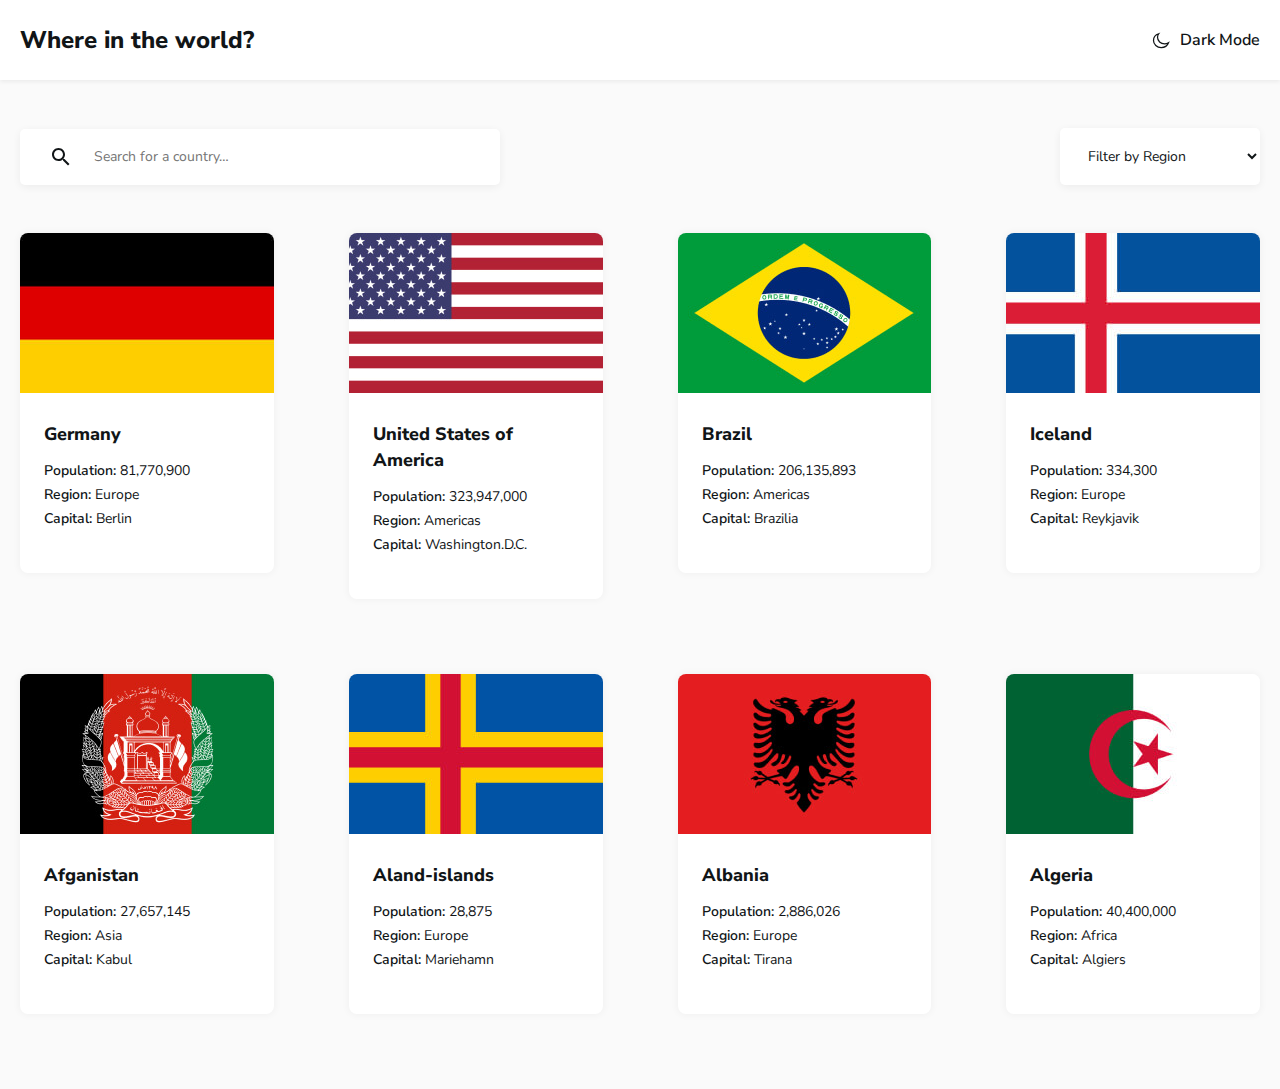
<file: index.html>
<!DOCTYPE html>
<html lang="en">

<head>
  <meta charset="UTF-8">
  <meta http-equiv="X-UA-Compatible" content="IE=edge">
  <meta name="viewport" content="width=device-width, initial-scale=1.0">
  <title>Countries</title>

  <!--Fonts-->
  <link rel="preconnect" href="https://fonts.googleapis.com">
  <link rel="preconnect" href="https://fonts.gstatic.com" crossorigin>
  <link href="https://fonts.googleapis.com/css2?family=Nunito+Sans:wght@300;400;600;800&display=swap" rel="stylesheet">

  <!-- Stylesheets -->
  <link rel="stylesheet" href="css/normalize.css">
  <link rel="stylesheet" href="css/styles.css">
</head>

<body>

  <header class="site-header">
    <div class="site-header-container container">
      <a class="site-header-logo" href="index.html">Where in the world?</a>

      <button class="site-header-theme-toggler" type="button">
        <span class="site-heaeder-theme-toggler-inner">

          <svg class="site-header-moon-icon" xmlns="http://www.w3.org/2000/svg" width="20" height="20"><path fill="#fff" fill-rule="evenodd" stroke="currentColor" stroke-width="1.25" d="M13.553 13.815c-3.884 0-7.034-2.887-7.034-6.447 0-1.343.448-2.586 1.212-3.618-3.04.945-5.231 3.581-5.231 6.688 0 3.9 3.45 7.062 7.704 7.062 3.389 0 6.266-2.007 7.296-4.796a7.458 7.458 0 0 1-3.947 1.111Z" clip-rule="evenodd"/></svg>

          <span class="site-header-theme-toggler-text">Dark Mode</span>
        </span>
      </button>
    </div>
  </header>

  <main class="main-content">
    <div class="container">

      <section>
        <!-- <h2>Filters</h2> -->
        <form class="filters" action="https://echo.htmlacademy.ru" method="get">
          <div class="filters-serch-wrapper">
            <svg class="serch-icon-img" xmlns="http://www.w3.org/2000/svg" width="18" height="18" fill="none"><path fill="currentColor" fill-rule="evenodd" d="M12.5 11h-.8l-.3-.3c1-1.1 1.6-2.6 1.6-4.2C13 2.9 10.1 0 6.5 0S0 2.9 0 6.5 2.9 13 6.5 13c1.6 0 3.1-.6 4.2-1.6l.3.3v.8l5 5 1.5-1.5-5-5Zm-6 0C4 11 2 9 2 6.5S4 2 6.5 2 11 4 11 6.5 9 11 6.5 11Z" clip-rule="evenodd"/></svg>
            <input class="filters-search-input" type="search" name="search" placeholder="Search for a country…" aria-label="Country name" required>
          </div>

          <select class="filters-region-select" name="region" aria-label="regions">
            <option selected disabled>Filter by Region</option>
            <option>Africa</option>
            <option>America</option>
            <option>Asia</option>
            <option>Europe</option>
            <option>Oceania</option>
          </select>
        </form>
      </section>

      <!-- INDEX COUNTRIES -->
      <section class="index-countries">
        <!-- Countries list -->
        <ul class="index-countries-list">
          <li class="index-countries-item">
            <div class="index-country">
              <img class="index-country-flag" src="img/flag-germany.jpg" alt="flag" width="264" height="160" srcset="img/flag-germany.jpg 1x, img/flag-germany@2x.jpg 2x">

              <div class="index-country-info">
                <h3 class="index-country-name"><a class="index-country-name-link" href="country.html">Germany</a></h3>
                <dl class="index-country-details">

                  <div class="index-country-details-item">
                    <dt class="index-country-details-title">Population:</dt>
                    <dd class="index-country-details-value">81,770,900</dd>
                  </div>
                  <div class="index-country-details-item">
                    <dt class="index-country-details-title">Region:</dt>
                    <dd class="index-country-details-value">Europe</dd>
                  </div>
                  <div class="index-country-details-item">
                    <dt class="index-country-details-title">Capital:</dt>
                    <dd class="index-country-details-value">Berlin</dd>
                  </div>

                </dl>
              </div>

            </div>
          </li>


          <li class="index-countries-item">
            <div class="index-country">
              <img class="index-country-flag" src="img/flag-usa.jpg" alt="flag" width="264" height="160" srcset="img/flag-usa.jpg 1x, img/flag-usa@2x.jpg 2x">

              <div class="index-country-info">
                <h3 class="index-country-name"><a class="index-country-name-link" href="country.html">United States of America</a></h3>
                <dl class="index-country-details">

                  <div class="index-country-details-item">
                    <dt class="index-country-details-title">Population:</dt>
                    <dd class="index-country-details-value">323,947,000</dd>
                  </div>
                  <div class="index-country-details-item">
                    <dt class="index-country-details-title">Region:</dt>
                    <dd class="index-country-details-value">Americas</dd>
                  </div>
                  <div class="index-country-details-item">
                    <dt class="index-country-details-title">Capital:</dt>
                    <dd class="index-country-details-value">Washington.D.C.</dd>
                  </div>

                </dl>
              </div>

            </div>
          </li>

          <li class="index-countries-item">
            <div class="index-country">
              <img class="index-country-flag" src="img/flag-brazil.jpg" alt="flag" width="264" height="160" srcset="img/flag-brazil.jpg 1x, img/flag-brazil@2x.jpg 2x">

              <div class="index-country-info">
                <h3 class="index-country-name"><a class="index-country-name-link" href="country.html">Brazil</a></h3>
                <dl class="index-country-details">

                  <div class="index-country-details-item">
                    <dt class="index-country-details-title">Population:</dt>
                    <dd class="index-country-details-value">206,135,893</dd>
                  </div>
                  <div class="index-country-details-item">
                    <dt class="index-country-details-title">Region:</dt>
                    <dd class="index-country-details-value">Americas</dd>
                  </div>
                  <div class="index-country-details-item">
                    <dt class="index-country-details-title">Capital:</dt>
                    <dd class="index-country-details-value">Brazilia</dd>
                  </div>

                </dl>
              </div>

            </div>
          </li>

          <li class="index-countries-item">
            <div class="index-country">
              <img class="index-country-flag" src="img/Iceland.jpg" alt="flag" width="264" height="160" srcset="img/Iceland.jpg 1x, img/Iceland@2x.jpg 2x">

              <div class="index-country-info">
                <h3 class="index-country-name"><a class="index-country-name-link" href="country.html">Iceland</a></h3>
                <dl class="index-country-details">

                  <div class="index-country-details-item">
                    <dt class="index-country-details-title">Population:</dt>
                    <dd class="index-country-details-value">334,300</dd>
                  </div>
                  <div class="index-country-details-item">
                    <dt class="index-country-details-title">Region:</dt>
                    <dd class="index-country-details-value">Europe</dd>
                  </div>
                  <div class="index-country-details-item">
                    <dt class="index-country-details-title">Capital:</dt>
                    <dd class="index-country-details-value">Reykjavik</dd>
                  </div>

                </dl>
              </div>

            </div>
          </li>

          <li class="index-countries-item">
            <div class="index-country">
              <img class="index-country-flag" src="img/Afganistan.jpg" alt="flag" width="264" height="160" srcset="img/Afganistan.jpg 1x, img/Afganistan@2x.jpg 2x">

              <div class="index-country-info">
                <h3 class="index-country-name"><a class="index-country-name-link" href="country.html">Afganistan</a></h3>
                <dl class="index-country-details">

                  <div class="index-country-details-item">
                    <dt class="index-country-details-title">Population:</dt>
                    <dd class="index-country-details-value">27,657,145</dd>
                  </div>
                  <div class="index-country-details-item">
                    <dt class="index-country-details-title">Region:</dt>
                    <dd class="index-country-details-value">Asia</dd>
                  </div>
                  <div class="index-country-details-item">
                    <dt class="index-country-details-title">Capital:</dt>
                    <dd class="index-country-details-value">Kabul</dd>
                  </div>

                </dl>
              </div>

            </div>
          </li>

          <li class="index-countries-item">
            <div class="index-country">
              <img class="index-country-flag" src="img/Aland-islands.jpg" alt="flag" width="264" height="160" srcset="img/Aland-islands.jpg 1x, img/Aland-islands@2x.jpg 2x">

              <div class="index-country-info">
                <h3 class="index-country-name"><a class="index-country-name-link" href="country.html">Aland-islands</a></h3>
                <dl class="index-country-details">

                  <div class="index-country-details-item">
                    <dt class="index-country-details-title">Population:</dt>
                    <dd class="index-country-details-value">28,875</dd>
                  </div>
                  <div class="index-country-details-item">
                    <dt class="index-country-details-title">Region:</dt>
                    <dd class="index-country-details-value">Europe</dd>
                  </div>
                  <div class="index-country-details-item">
                    <dt class="index-country-details-title">Capital:</dt>
                    <dd class="index-country-details-value">Mariehamn</dd>
                  </div>

                </dl>
              </div>

            </div>
          </li>

          <li class="index-countries-item">
            <div class="index-country">
              <img class="index-country-flag" src="img/Albania.jpg" alt="flag" width="264" height="160" srcset="img/Albania.jpg 1x, img/Albania@2x.jpg 2x">

              <div class="index-country-info">
                <h3 class="index-country-name"><a class="index-country-name-link" href="country.html">Albania</a></h3>
                <dl class="index-country-details">

                  <div class="index-country-details-item">
                    <dt class="index-country-details-title">Population:</dt>
                    <dd class="index-country-details-value">2,886,026</dd>
                  </div>
                  <div class="index-country-details-item">
                    <dt class="index-country-details-title">Region:</dt>
                    <dd class="index-country-details-value">Europe</dd>
                  </div>
                  <div class="index-country-details-item">
                    <dt class="index-country-details-title">Capital:</dt>
                    <dd class="index-country-details-value">Tirana</dd>
                  </div>

                </dl>
              </div>

            </div>
          </li>

          <li class="index-countries-item">
            <div class="index-country">
              <img class="index-country-flag" src="img/Algeria.jpg" alt="flag" width="264" height="160" srcset="img/Algeria.jpg 1x, img/Algeria@2x.jpg 2x">

              <div class="index-country-info">
                <h3 class="index-country-name"><a class="index-country-name-link" href="country.html">Algeria</a></h3>
                <dl class="index-country-details">

                  <div class="index-country-details-item">
                    <dt class="index-country-details-title">Population:</dt>
                    <dd class="index-country-details-value">40,400,000</dd>
                  </div>
                  <div class="index-country-details-item">
                    <dt class="index-country-details-title">Region:</dt>
                    <dd class="index-country-details-value">Africa</dd>
                  </div>
                  <div class="index-country-details-item">
                    <dt class="index-country-details-title">Capital:</dt>
                    <dd class="index-country-details-value">Algiers</dd>
                  </div>

                </dl>
              </div>

            </div>
          </li>


        </ul>
      </section>
    </div>
  </main>


  <script src="js/main.js"></script>
</body>
</html>
</file>
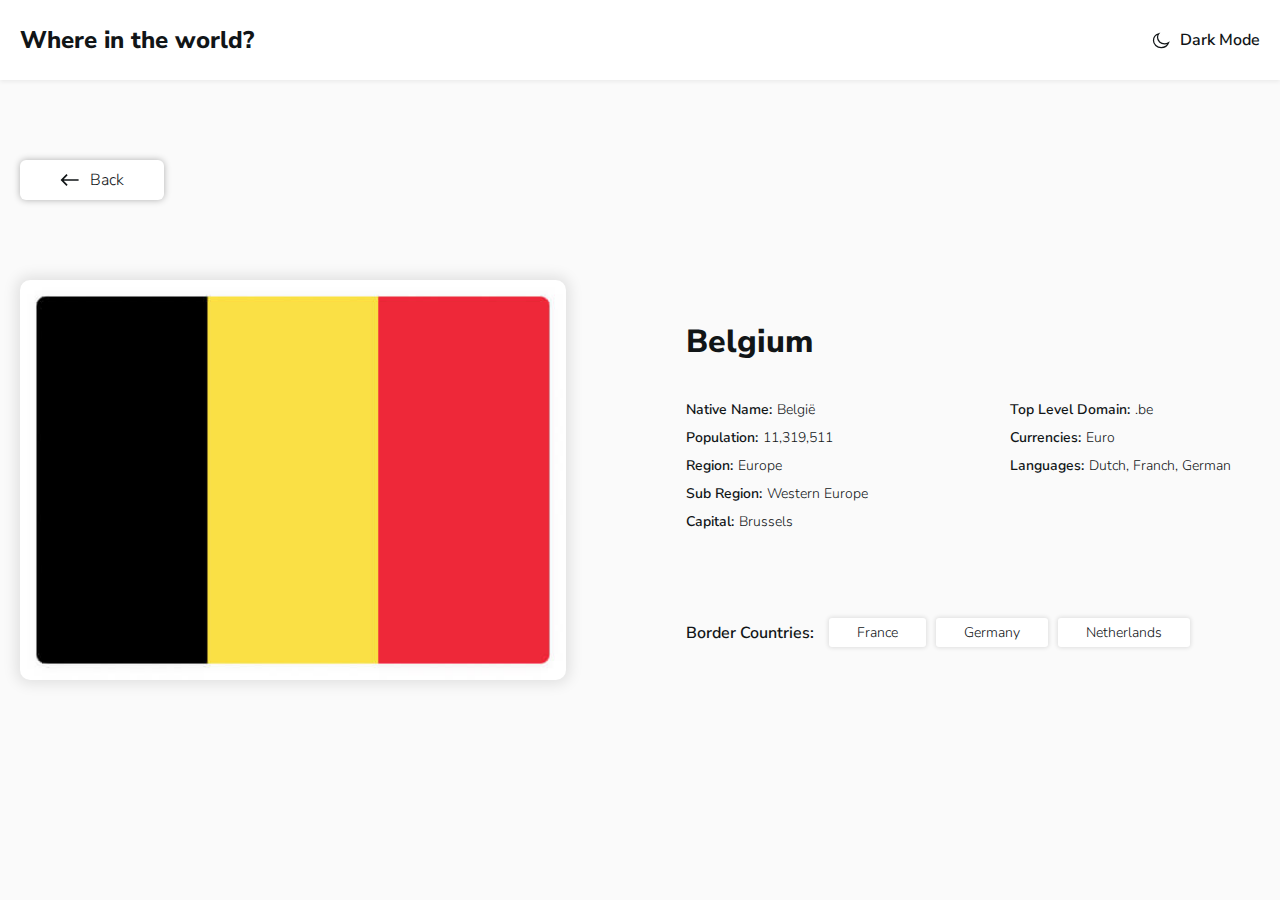
<file: country.html>
<!DOCTYPE html>
<html lang="en">

<head>
  <meta charset="UTF-8">
  <meta http-equiv="X-UA-Compatible" content="IE=edge">
  <meta name="viewport" content="width=device-width, initial-scale=1.0">
  <title>Country</title>

  <!--Fonts-->
  <link rel="preconnect" href="https://fonts.googleapis.com">
  <link rel="preconnect" href="https://fonts.gstatic.com" crossorigin>
  <link href="https://fonts.googleapis.com/css2?family=Nunito+Sans:wght@300;400;600;800&display=swap" rel="stylesheet">

  <!-- Stylesheets -->
  <link rel="stylesheet" href="css/normalize.css">
  <link rel="stylesheet" href="css/styles.css">
</head>

<body>

  <header class="site-header">
    <div class="site-header-container container">
      <a class="site-header-logo" href="index.html">Where in the world?</a>

      <button class="site-header-theme-toggler" type="button">
        <span class="site-heaeder-theme-toggler-inner">

          <svg class="site-header-moon-icon" xmlns="http://www.w3.org/2000/svg" width="20" height="20"><path fill="#fff" fill-rule="evenodd" stroke="currentColor" stroke-width="1.25" d="M13.553 13.815c-3.884 0-7.034-2.887-7.034-6.447 0-1.343.448-2.586 1.212-3.618-3.04.945-5.231 3.581-5.231 6.688 0 3.9 3.45 7.062 7.704 7.062 3.389 0 6.266-2.007 7.296-4.796a7.458 7.458 0 0 1-3.947 1.111Z" clip-rule="evenodd"/></svg>

          <span class="site-header-theme-toggler-text">Dark Mode</span>
        </span>
      </button>
    </div>
  </header>


  <!-- COUNTRY-PAGE -->
  <main class="main-content main-content-inner country-page">
    <div class="container">

      <!-- COUNTRY-PAGE-BACK -->
      <div class="country-page-back-wrapper">
        <a class="country-page-back-link" href="index.html">
          <svg class="country-page-back-icon" xmlns="http://www.w3.org/2000/svg" width="20" height="20"><path fill="currentColor" fill-rule="evenodd" d="m6.464 4.107 1.179 1.179-3.89 3.889h14.85v1.65H3.753l3.89 3.889-1.179 1.179L.572 10l5.892-5.893Z" clip-rule="evenodd"/></svg>
          <span class="country-page-back-text">Back</span>
        </a>
      </div>


      <!-- COUNTRY-PAGE-FLAG-INFO -->
      <div class="country-page-flag-info">

        <img class="country-page-flag-img" src="img/flag-belgium-big.jpg" alt="flag of belgium" width="560" height="400" srcset="img/flag-belgium-big.jpg 1x, img/flag-belgium-big@2x.jpg 2x" >

        <div class="country-page-info">
          <h1 class="country-page-heading">Belgium</h1>

          <div class="country-page-dls-wrapper">
            <dl class="country-page-details">

              <div class="country-page-details-item">
                <dt class="country-page-details-title">Native Name:</dt>
                <dd class="country-page-details-value">Belgiё</dd>
              </div>
              <div class="country-page-details-item">
                <dt class="country-page-details-title">Population:</dt>
                <dd class="country-page-details-value">11,319,511</dd>
              </div>
              <div class="country-page-details-item">
                <dt class="country-page-details-title">Region:</dt>
                <dd class="country-page-details-value">Europe</dd>
              </div>
              <div class="country-page-details-item">
                <dt class="country-page-details-title">Sub Region:</dt>
                <dd class="country-page-details-value">Western Europe</dd>
              </div>
              <div class="country-page-details-item">
                <dt class="country-page-details-title">Capital:</dt>
                <dd class="country-page-details-value">Brussels</dd>
              </div>

            </dl>
            <dl class="country-page-details">

              <div class="country-page-details-item">
                <dt class="country-page-details-title">Top Level Domain:</dt>
                <dd class="country-page-details-value">.be</dd>
              </div>
              <div class="country-page-details-item">
                <dt class="country-page-details-title">Currencies:</dt>
                <dd class="country-page-details-value">Euro</dd>
              </div>
              <div class="country-page-details-item">
                <dt class="country-page-details-title">Languages:</dt>
                <dd class="country-page-details-value">Dutch, Franch, German</dd>
              </div>

            </dl>
          </div>

          <section class="country-page-border-countries">
            <h2 class="country-page-border-countries-heading">Border Countries: </h2>

            <div class="country-page-border-countries-list">
              <a class="country-page-border-countries-link" href="country.html">France</a>
              <a class="country-page-border-countries-link" href="country.html">Germany</a>
              <a class="country-page-border-countries-link" href="country.html">Netherlands</a>
            </div>
          </section>
        </div>
      </div>

    </div>
  </main>


  <script src="js/main.js"></script>
</body>
</html>
</file>
<file: css/styles.css>
/* CUSTOM PROPS */
:root {
  --body-bg: #fafafa;
  --element-bg: #fff;
  --text-color: #111517;
  --transition: 0.4s;
  --link-hover-green: rgb(62, 163, 163);
}



/* GLOBAL */
html {
  box-sizing: border-box;
  height: 100%;
  scroll-behavior: smooth;
}

*:focus {
  outline: 2px dotted orchid;
  outline-offset: 2px;
}

*,
*::before,
*::after {
  box-sizing: inherit;
}

body {
  display: flex;
  flex-direction: column;
  height: 100%;
  padding: 0;
  margin: 0;
  font-family: "Nunito Sans", "Arial", sans-serif;
  font-size: 14px;
  line-height: 16px;
  background-color: var(--body-bg);
  color: var(--text-color);
  transition: background-color var(--transition) ease,
    color var(--transition) ease;
}

img {
  max-width: 100%;
  height: auto;
}

a {
  text-decoration: none;
}

.dark-mode {
  --body-bg: #202c36;
  --element-bg: #2b3844;
  --text-color: #fff;
}


/* CONTAINER */
.container {
  width: 100%;
  max-width: 1320px;
  padding-left: 20px;
  padding-right: 20px;
  margin-left: auto;
  margin-right: auto;
}


/* MAIN-CONTENT */
.main-content {
  flex-grow: 1;
  padding-top: 48px;
  padding-bottom: 48px;
}

.main-content-inner {
  padding-top: 80px;
}


/* Site Header */
.site-header {
  padding-top: 24px;
  padding-bottom: 24px;
  white-space: nowrap;
  background-color: var(--element-bg);
  box-shadow: 0px 2px 4px rgba(0, 0, 0, 0.06);
  transition: background-color 0.4s ease,
  color 0.4s ease;
}

.site-header-container {
  display: flex;
  justify-content: space-between;
  align-items: center;
}

.site-header-logo {
  font-size: 24px;
  font-weight: 800;
  line-height: normal;
  color: var(--text-color);
}

.site-header-logo:focus {
  outline: none;
}

.site-header-logo:hover {
  opacity: 0.8;
}

.site-header-theme-toggler {
  padding: 0;
  border: 0;
  cursor: pointer;
  background-color: transparent;
  color: var(--text-color);
}

.site-header-theme-toggler:focus {
  outline: none;
}

.site-header-theme-toggler:hover {
  opacity: 0.8;
}
.site-header-theme-toggler:active {
  opacity: 0.6;
}

.site-heaeder-theme-toggler-inner {
  display: flex;
  align-items: center;
}

.site-header-theme-toggler-text {
  margin-left: 9px;
  font-size: 16px;
  line-height: 22px;
  font-weight: 600;
}


/* Filters */
.filters {
  display: flex;
  justify-content: space-between;
  align-items: center;
  margin-bottom: 48px;
}

.filters-serch-wrapper {
  position: relative;
}

.serch-icon-img {
  position: absolute;
  left: 32px;
  top: 50%;
  width: 18px;
  height: 18px;
  color: var(--text-color);
  pointer-events: none;
  transform: translateY(-50%);
}

.filters-search-input {
  min-width: 480px;
  padding: 18px 74px;
  border: 0;
  border-radius: 5px;
  font-size: 14px;
  line-height: 20px;
  font-weight: 400;
  color: var(--text-color);
  background-color: var(--element-bg);
  transition: background-color var(--transition) ease;
  box-shadow: 0px 2px 9px rgba(0, 0, 0, 0.06);
}

.filters-region-select {
  min-width: 200px;
  padding: 18px 24px;
  border: 0;
  border-radius: 5px;
  color: var(--text-color);
  background-color: var(--element-bg);
  transition: background-color var(--transition) ease;
  box-shadow: 0px 2px 9px rgba(0, 0, 0, 0.06);
}



/* COUNTRIES */
.index-countries-list {
  display: flex;
  flex-wrap: wrap;
  padding: 0;
  margin: 0;
  margin-left: -75px;
  margin-bottom: -75px;
  list-style: none;
}

.index-countries-item {
  width: calc(25% - 75px);
  margin-left: 75px;
  margin-bottom: 75px;
}

.index-country {
  overflow: hidden;
  border-radius: 8px;
  color: var(--text-color);
  background-color: var(--element-bg);
  box-shadow: 0px 0px 7px 2px rgba(0, 0, 0, 0.03);
  transition: background-color 0.4s ease,
  color 0.4s ease;
}

.index-country-flag {
  width: 100%;
  height: 160px;
  object-fit: cover;
}

.index-country-info {
  padding: 24px 24px 46px;
}

.index-country-name {
  margin-top: 0;
  margin-bottom: 16px;
  font-size: 18px;
  line-height: 26px;
  font-weight: 800;
}

.index-country-name-link {
  color: var(--text-color)
}
.index-country-name-link:hover {
  color: var(--link-hover-green);
  text-decoration: underline;
}

.index-country-details {
  margin: 0;
}

.index-country-details-item {
  display: flex;
  flex-wrap: wrap;
}

.index-country-details-item:not(:last-child) {
  margin-bottom: 8px;
}

.index-country-details-title {
  font-weight: 600;
}

.index-country-details-value {
  margin-left: 4px;
}





/* Country Page */
.country-page-back-wrapper {
  margin-bottom: 80px;
}

.country-page-back-link {
  display: inline-flex;
  align-items: center;
  padding: 10px 40px;
  border-radius: 6px;
  color: var(--text-color);
  background-color: var(--element-bg);
  box-shadow: 0px 0px 7px rgba(0, 0, 0, 0.3);
}

.country-page-back-link:hover {
  opacity: 0.8;
}

.country-page-back-icon {
  width: 20px;
  height: 20px;
  margin-right: 10px;
}

.country-page-back-text {
  font-weight: 300;
  font-size: 16px;
  line-height: 20px;
}


/* COUNTRY-PAGE-FLAG-INFO-WRAPPER */
.country-page-flag-info {
  display: flex;
}

.country-page-flag-img {
  width: 560px;
  height: 400px;
  margin-right: 120px;
  object-fit: cover;
  border-radius: 10px;
  background-color: var(--element-bg);
  box-shadow: 0px 0px 14px 4px rgba(0, 0, 0, 0.1);
}

/* COUNTRY-INFO */
.country-page-info {
  width: 600px;
  padding-top: 40px;
}

.country-page-heading {
  margin-top: 0;
  margin-bottom: 24px;
  font-weight: 800;
  font-size: 32px;
  line-height: 44px;
}

.country-page-dls-wrapper {
  display: flex;
  justify-content: space-between;
  margin-top: 0;
  margin-bottom: 70px;
}

.country-page-details {
  width: 250px;
}

.country-page-details-item {
  display: flex;
}

.country-page-details-item:not(:last-child) {
  margin-bottom: 12px;
}

.country-page-details-title {
  font-weight: 600;
  margin-right: 5px;
}

.country-page-details-value {
  margin: 0;
  font-weight: 300;
}


/* .country-page-border-countries */
.country-page-border-countries {
  display: flex;
  align-items: center;
  flex-wrap: wrap;
}

.country-page-border-countries-heading {
  margin-top: 0;
  margin-bottom: 0;
  margin-right: 15px;
  font-weight: 600;
  font-size: 16px;
  line-height: 24px;
}

.country-page-border-countries-list {
  display: flex;
  justify-content: space-between;
  flex-wrap: wrap;
}

.country-page-border-countries-link {
  min-width: 96px;
  padding: 5px 28px;
  margin-top: 4px;
  margin-bottom: 4px;
  font-size: 14px;
  font-weight: 300;
  line-height: 19px;
  border-radius: 3px;
  text-align: center;
  color: var(--text-color);
  background-color: var(--element-bg);
  box-shadow: 0px 0px 4px 1px rgba(0, 0, 0, 0.11);
  transition: background-color var(--transition) ease,
    color var(--transition) ease;
}

.country-page-border-countries-link:not(:last-child) {
  margin-right: 10px;
}

.country-page-border-countries-link:hover {
  color: var(--link-hover-green);
  opacity: 0.8;
}
</file>
